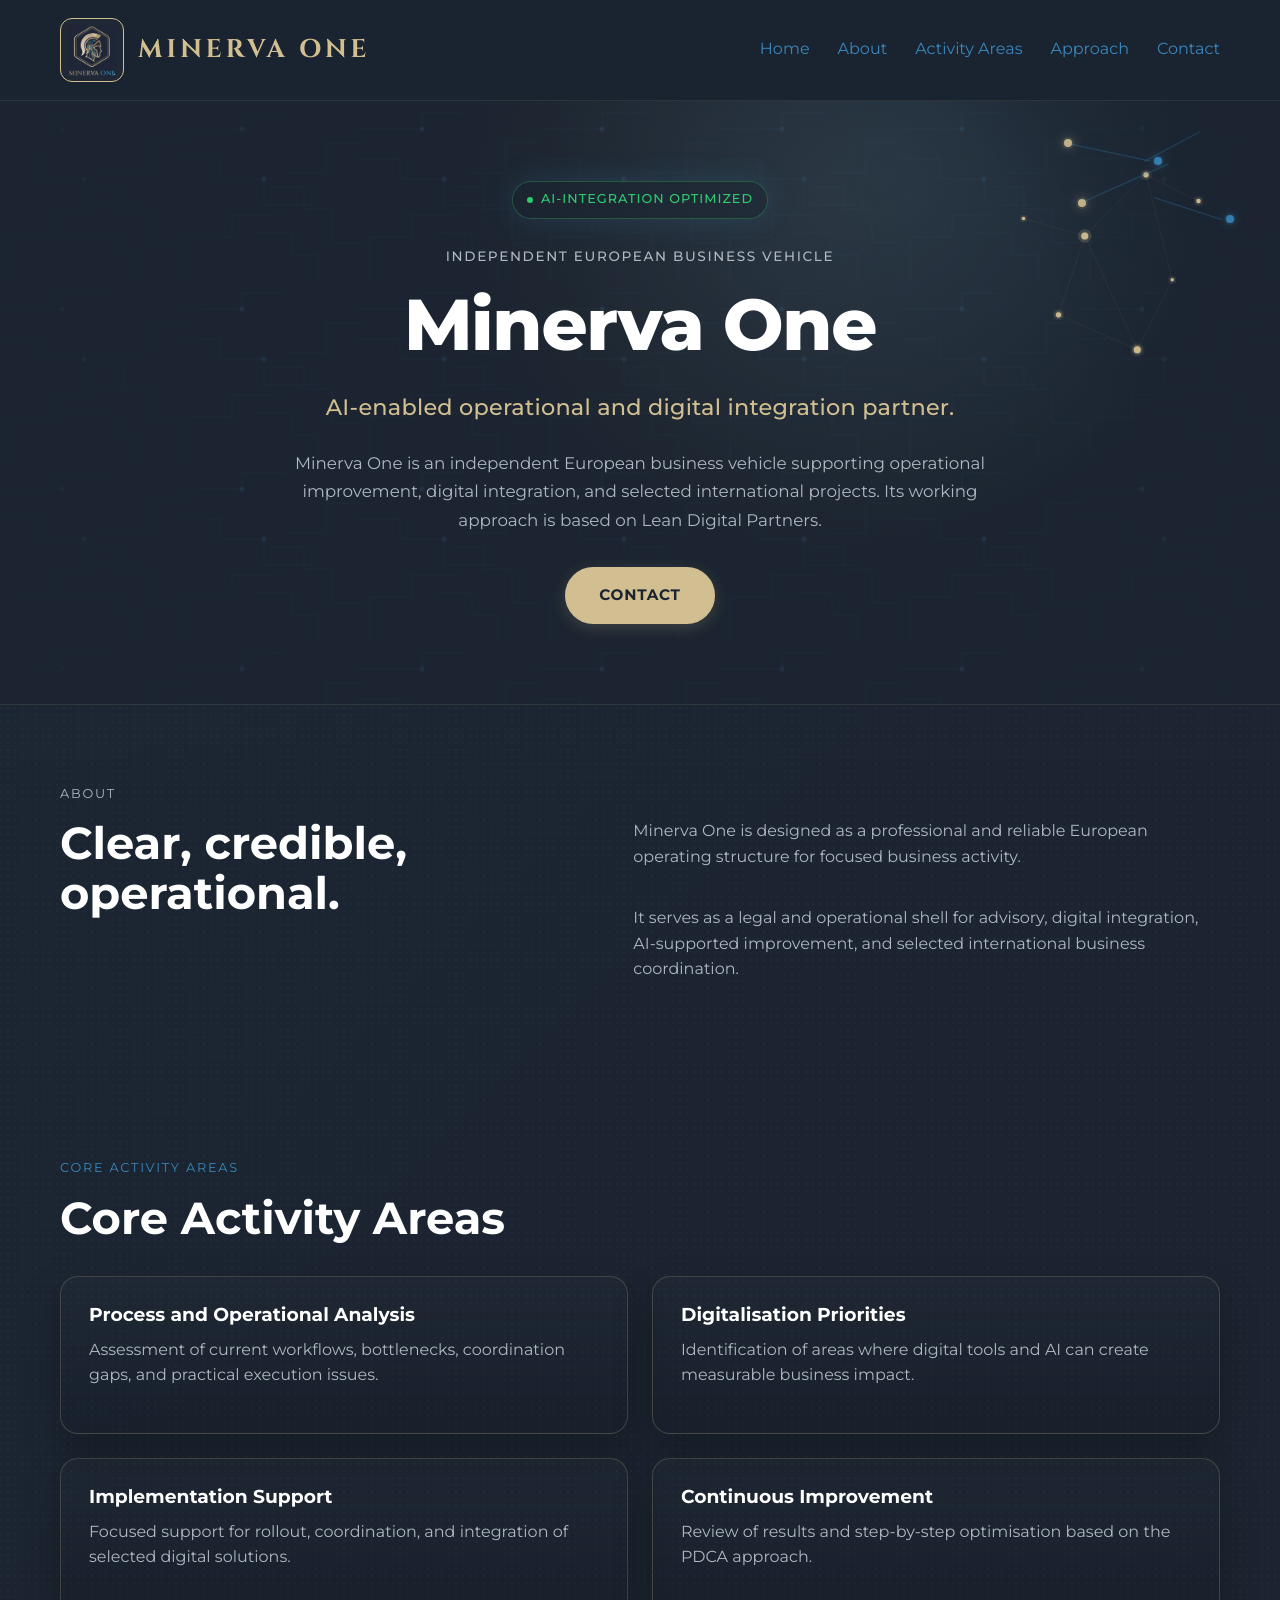
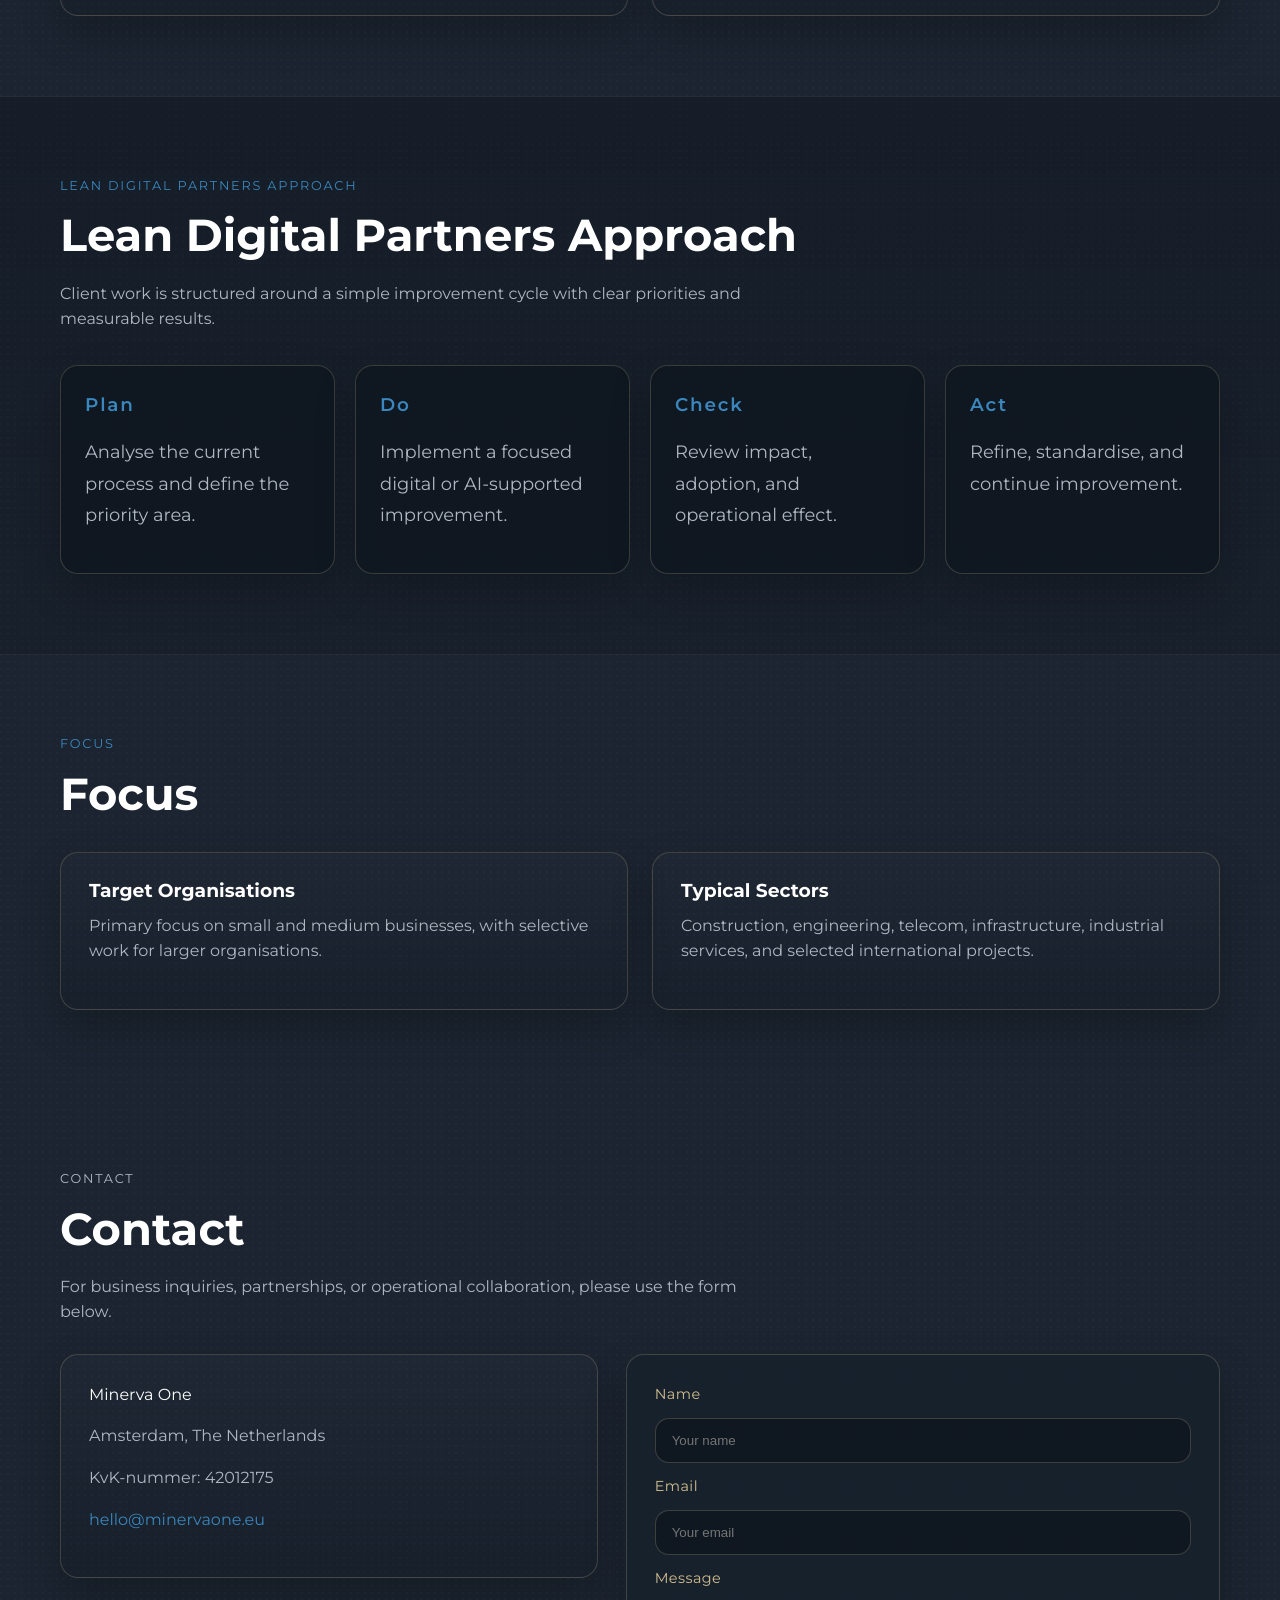
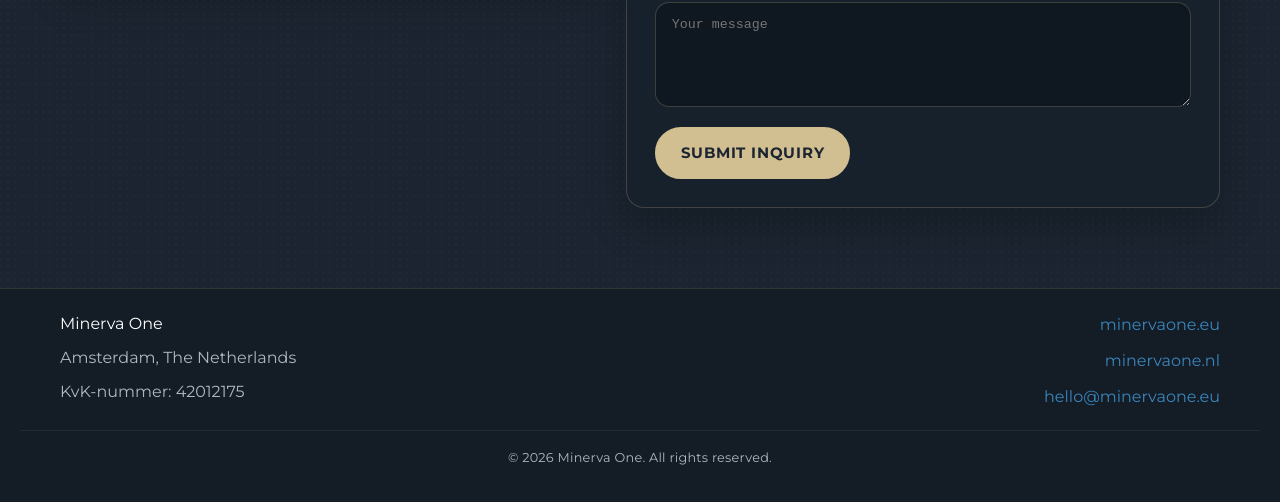
<file: index.html>
<!DOCTYPE html>
<html lang="en">
<head>
	<meta charset="UTF-8">
	<meta name="viewport" content="width=device-width, initial-scale=1.0">
	<meta
		name="description"
		content="Minerva One is an independent European business vehicle supporting operational improvement, digital integration, and selected international projects through a Lean Digital Partners approach."
	>
	<title>Minerva One | Operational and Digital Integration Partner</title>
	<link rel="canonical" href="https://minervaone.eu/">
	<meta property="og:title" content="Minerva One">
	<meta
		property="og:description"
		content="AI-enabled operational and digital integration partner."
	>
	<meta property="og:type" content="website">
	<meta property="og:url" content="https://minervaone.eu/">
	<script async src="https://www.googletagmanager.com/gtag/js?id=G-ZE0BWLCM6E"></script>
	<script>
		window.dataLayer = window.dataLayer || [];
		function gtag() {
			dataLayer.push(arguments);
		}
		gtag("js", new Date());
		gtag("config", "G-ZE0BWLCM6E");
	</script>
	<link rel="stylesheet" href="style.css">
</head>
<body>
	<header class="site-header" id="home">
		<div class="container header-inner">
			<a class="brand" href="#home" aria-label="Minerva One home">
				<span class="brand-mark">
					<img src="assets/MinervaOne_logo_2026.png" alt="Minerva One logo">
				</span>
				<span class="brand-text">MINERVA ONE</span>
			</a>

			<nav class="site-nav" aria-label="Primary navigation">
				<a href="#home">Home</a>
				<a href="#about">About</a>
				<a href="#activity-areas">Activity Areas</a>
				<a href="#approach">Approach</a>
				<a href="#contact">Contact</a>
			</nav>
		</div>
	</header>

	<main>
		<section class="hero section">
			<svg class="plexus-bg" viewBox="0 0 400 300" preserveAspectRatio="xMidYMid slice" xmlns="http://www.w3.org/2000/svg" aria-hidden="true">
				<g class="lines" stroke="#D2BF91" stroke-width="0.5" opacity="0.15">
					<line x1="320" y1="50" x2="250" y2="120" />
					<line x1="320" y1="50" x2="380" y2="80" />
					<line x1="250" y1="120" x2="180" y2="100" />
					<line x1="250" y1="120" x2="220" y2="210" />
					<line x1="220" y1="210" x2="310" y2="250" />
					<line x1="310" y1="250" x2="350" y2="170" />
					<line x1="350" y1="170" x2="320" y2="50" />
					<line x1="250" y1="120" x2="310" y2="250" />
				</g>

				<g class="nodes">
					<circle class="node pulse-1" cx="250" cy="120" r="4" fill="#D2BF91" filter="url(#glow)"/>
					<circle cx="250" cy="120" r="7" fill="none" stroke="#D2BF91" stroke-width="0.5" opacity="0.4"/>

					<circle class="node pulse-2" cx="320" cy="50" r="3" fill="#D2BF91" filter="url(#glow)"/>
					<circle class="node pulse-3" cx="180" cy="100" r="2" fill="#D2BF91" filter="url(#glow)"/>
					<circle class="node pulse-1" cx="380" cy="80" r="2.5" fill="#D2BF91" filter="url(#glow)"/>
					<circle class="node pulse-2" cx="220" cy="210" r="3" fill="#D2BF91" filter="url(#glow)"/>
					<circle class="node pulse-3" cx="310" cy="250" r="4" fill="#D2BF91" filter="url(#glow)"/>
					<circle class="node pulse-1" cx="350" cy="170" r="2" fill="#D2BF91" filter="url(#glow)"/>
				</g>

				<defs>
					<filter id="glow" x="-50%" y="-50%" width="200%" height="200%">
						<feGaussianBlur stdDeviation="2.5" result="coloredBlur"/>
						<feMerge>
							<feMergeNode in="coloredBlur"/>
							<feMergeNode in="SourceGraphic"/>
						</feMerge>
					</filter>
				</defs>
			</svg>

			<div class="hero-data-nodes" aria-hidden="true">
				<span class="data-line line-1"></span>
				<span class="data-line line-2"></span>
				<span class="data-line line-3"></span>
				<span class="data-line line-4"></span>
				<span class="data-node node-gold node-1"></span>
				<span class="data-node node-blue node-2"></span>
				<span class="data-node node-gold node-3"></span>
				<span class="data-node node-blue node-4"></span>
			</div>
			<div class="container hero-inner">
				<div class="status-badge">
					<span class="pulse-dot"></span>
					<span>AI-Integration Optimized</span>
				</div>
				<p class="hero-kicker">Independent European Business Vehicle</p>
				<h1>Minerva One</h1>
				<p class="hero-subheadline">AI-enabled operational and digital integration partner.</p>
				<p class="hero-description">
					Minerva One is an independent European business vehicle supporting operational improvement,
					digital integration, and selected international projects. Its working approach is based on
					Lean Digital Partners.
				</p>
				<a class="cta" href="#contact">Contact</a>
			</div>
		</section>

		<section class="section about-section" id="about">
			<div class="container section-inner">
				<p class="section-label">About</p>
				<div class="split-layout">
					<div>
						<h2>Clear, credible, operational.</h2>
					</div>
					<div class="stack-text">
						<p>
							Minerva One is designed as a professional and reliable European operating structure for
							focused business activity.
						</p>
						<p>
							It serves as a legal and operational shell for advisory, digital integration,
							AI-supported improvement, and selected international business coordination.
						</p>
					</div>
				</div>
			</div>
		</section>

		<section class="section pillars-section" id="activity-areas">
			<div class="container section-inner">
				<p class="section-label">Core Activity Areas</p>
				<h2>Core Activity Areas</h2>
				<div class="activity-grid">
					<article class="card pillar-card">
						<h3>Process and Operational Analysis</h3>
						<p>
							Assessment of current workflows, bottlenecks, coordination gaps, and practical
							execution issues.
						</p>
					</article>
					<article class="card pillar-card">
						<h3>Digitalisation Priorities</h3>
						<p>
							Identification of areas where digital tools and AI can create measurable business impact.
						</p>
					</article>
					<article class="card pillar-card">
						<h3>Implementation Support</h3>
						<p>
							Focused support for rollout, coordination, and integration of selected digital solutions.
						</p>
					</article>
					<article class="card pillar-card">
						<h3>Continuous Improvement</h3>
						<p>
							Review of results and step-by-step optimisation based on the PDCA approach.
						</p>
					</article>
				</div>
			</div>
		</section>

		<section class="section approach-section" id="approach">
			<div class="container section-inner">
				<p class="section-label">Lean Digital Partners Approach</p>
				<h2>Lean Digital Partners Approach</h2>
				<p class="section-intro">
					Client work is structured around a simple improvement cycle with clear priorities and
					measurable results.
				</p>
				<div class="approach-grid">
					<article class="card approach-card">
						<span class="step-index">Plan</span>
						<p>Analyse the current process and define the priority area.</p>
					</article>
					<article class="card approach-card">
						<span class="step-index">Do</span>
						<p>Implement a focused digital or AI-supported improvement.</p>
					</article>
					<article class="card approach-card">
						<span class="step-index">Check</span>
						<p>Review impact, adoption, and operational effect.</p>
					</article>
					<article class="card approach-card">
						<span class="step-index">Act</span>
						<p>Refine, standardise, and continue improvement.</p>
					</article>
				</div>
			</div>
		</section>

		<section class="section focus-section">
			<div class="container section-inner">
				<p class="section-label">Focus</p>
				<h2>Focus</h2>
				<div class="focus-grid">
					<article class="card focus-card">
						<h3>Target Organisations</h3>
						<p>
							Primary focus on small and medium businesses, with selective work for larger
							organisations.
						</p>
					</article>
					<article class="card focus-card">
						<h3>Typical Sectors</h3>
						<p>
							Construction, engineering, telecom, infrastructure, industrial services, and selected
							international projects.
						</p>
					</article>
				</div>
			</div>
		</section>

		<section class="section contact-section" id="contact">
			<div class="container section-inner">
				<p class="section-label">Contact</p>
				<h2>Contact</h2>
				<p class="section-intro">
					For business inquiries, partnerships, or operational collaboration, please use the form
					below.
				</p>
				<div class="contact-layout">
					<div class="company-info card">
						<p class="company-name">Minerva One</p>
						<p>Amsterdam, The Netherlands</p>
						<p>KvK-nummer: 42012175</p>
						<p><a href="mailto:hello@minervaone.eu">hello@minervaone.eu</a></p>
					</div>

					<form id="contact-form" class="contact-form card" action="https://formspree.io/f/maqlwvqb" method="POST" onsubmit="return handleContactSubmit(event)">
						<label for="name">Name</label>
						<input id="name" name="name" type="text" placeholder="Your name" required>

						<label for="email">Email</label>
						<input id="email" name="email" type="email" placeholder="Your email" required>

						<label for="message">Message</label>
						<textarea id="message" name="message" rows="5" placeholder="Your message" required></textarea>

						<input type="text" name="_gotcha" style="display:none">
						<input type="hidden" name="_captcha" value="false">
						<input type="hidden" name="_redirect" value="https://minervaone.eu/thanks.html">
						<input type="hidden" name="_next" value="https://minervaone.eu/thanks.html">

						<button type="submit">Submit Inquiry</button>
					</form>
				</div>
			</div>
		</section>
	</main>

	<footer class="footer">
		<div class="container footer-inner">
			<div class="footer-block">
				<p class="footer-title">Minerva One</p>
				<p>Amsterdam, The Netherlands</p>
				<p>KvK-nummer: 42012175</p>
			</div>
			<div class="footer-block footer-links">
				<a href="https://minervaone.eu">minervaone.eu</a>
				<a href="https://minervaone.nl">minervaone.nl</a>
				<a href="mailto:hello@minervaone.eu">hello@minervaone.eu</a>
			</div>
		</div>
		<div class="container footer-bottom">
			<p>&copy; 2026 Minerva One. All rights reserved.</p>
		</div>
	</footer>
	<script>
		async function handleContactSubmit(event) {
			event.preventDefault();
			const contactForm = event.target;
			const submitButton = contactForm.querySelector("button[type='submit']");

			if (submitButton) {
				submitButton.disabled = true;
			}

			try {
				const response = await fetch(contactForm.action, {
					method: "POST",
					body: new FormData(contactForm),
					headers: {
						Accept: "application/json"
					}
				});

				if (response.ok) {
					if (typeof gtag === "function") {
						gtag("event", "form_submit", {
							event_category: "engagement",
							event_label: "contact_form"
						});
					}
					window.location.href = "https://minervaone.eu/thanks.html";
					return false;
				}

				alert("Submission failed. Please try again in a moment.");
			} catch (error) {
				alert("Network error. Please try again in a moment.");
			} finally {
				if (submitButton) {
					submitButton.disabled = false;
				}
			}

			return false;
		}

		const contactForm = document.getElementById("contact-form");
		if (contactForm) {
			contactForm.addEventListener("submit", handleContactSubmit);
		}
	</script>
</body>
</html>
</file>
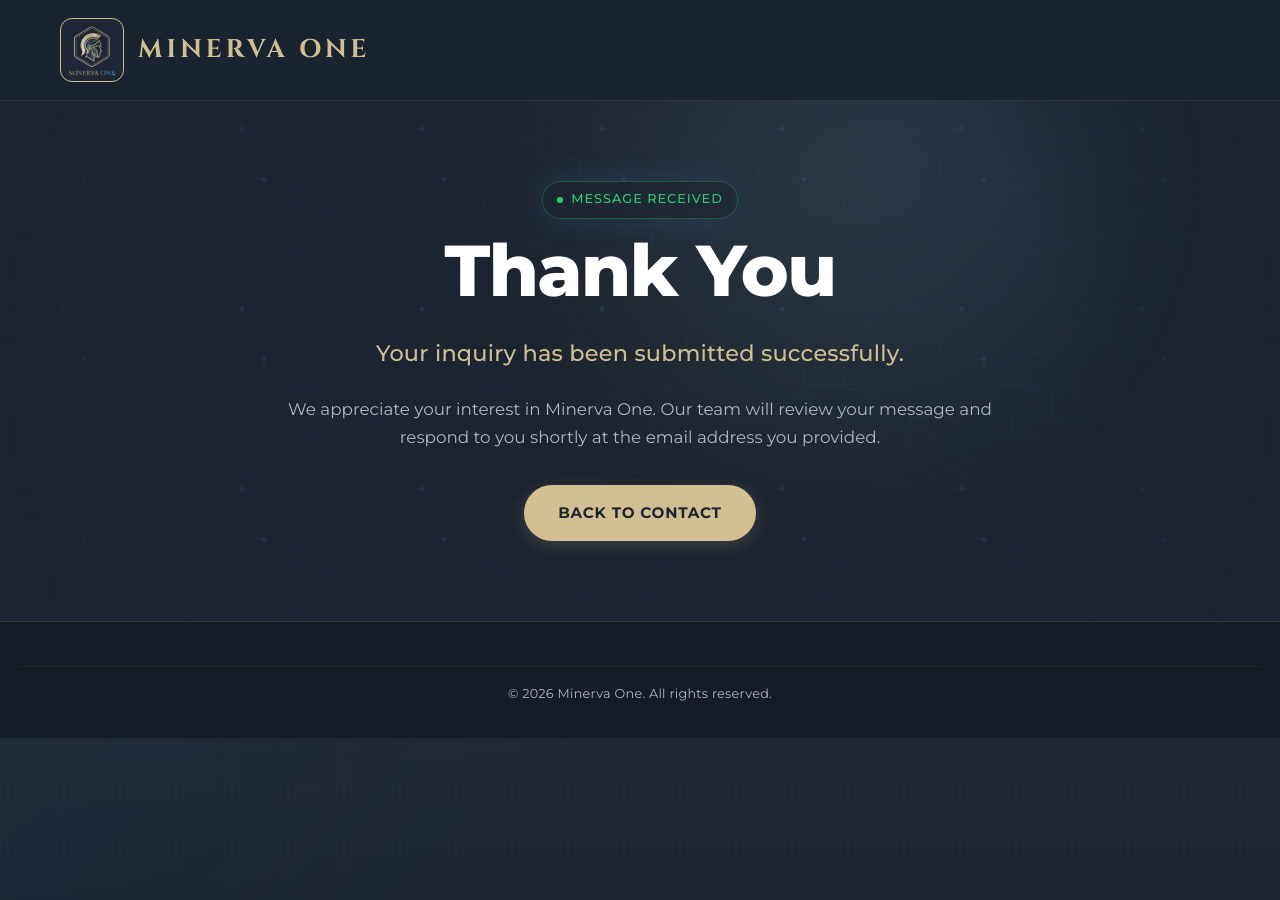
<file: thanks.html>
<!DOCTYPE html>
<html lang="en">
<head>
	<meta charset="UTF-8">
	<meta name="viewport" content="width=device-width, initial-scale=1.0">
	<title>Thank You | Minerva One</title>
	<meta name="description" content="Thank you for your inquiry. Minerva One will get back to you shortly.">
	<link rel="canonical" href="https://minervaone.eu/thanks.html">
	<script async src="https://www.googletagmanager.com/gtag/js?id=G-ZE0BWLCM6E"></script>
	<script>
		window.dataLayer = window.dataLayer || [];
		function gtag() {
			dataLayer.push(arguments);
		}
		gtag("js", new Date());
		gtag("config", "G-ZE0BWLCM6E");
	</script>
	<link rel="stylesheet" href="style.css">
</head>
<body>
	<header class="site-header" id="home">
		<div class="container header-inner">
			<a class="brand" href="index.html#home" aria-label="Minerva One home">
				<span class="brand-mark">
					<img src="assets/MinervaOne_logo_2026.png" alt="Minerva One logo">
				</span>
				<span class="brand-text">MINERVA ONE</span>
			</a>
		</div>
	</header>

	<main>
		<section class="hero section">
			<div class="container hero-inner">
				<div class="status-badge">
					<span class="pulse-dot"></span>
					<span>Message Received</span>
				</div>
				<h1>Thank You</h1>
				<p class="hero-subheadline">Your inquiry has been submitted successfully.</p>
				<p class="hero-description">
					We appreciate your interest in Minerva One. Our team will review your message and respond to
					you shortly at the email address you provided.
				</p>
				<a class="cta" href="index.html#contact">Back to Contact</a>
			</div>
		</section>
	</main>

	<footer class="footer">
		<div class="container footer-bottom">
			<p>&copy; 2026 Minerva One. All rights reserved.</p>
		</div>
	</footer>
</body>
</html>
</file>
<file: style.css>
@import url("https://fonts.googleapis.com/css2?family=Cinzel:wght@600;700&family=Montserrat:wght@400;500;800&display=swap");

:root {
	--bg: #1b2430;
	--bg-deeper: #141c26;
	--surface: rgba(24, 33, 45, 0.86);
	--surface-strong: rgba(16, 23, 33, 0.96);
	--gold: #d2bf91;
	--gold-soft: rgba(210, 191, 145, 0.12);
	--gold-glow: rgba(210, 191, 145, 0.4);
	--blue: #3a87bd;
	--accent-green: #2ecc71;
	--text: #ffffff;
	--text-dark: #1b2430;
	--text-muted: #aeb7c2;
	--border: rgba(210, 191, 145, 0.22);
	--shadow: 0 18px 40px rgba(0, 0, 0, 0.22);
	--max: 1240px;
	--font-ui: "Montserrat", -apple-system, BlinkMacSystemFont, "Segoe UI", sans-serif;
	--font-brand: "Cinzel", "Times New Roman", serif;
}

* {
	box-sizing: border-box;
}

html,
body {
	margin: 0;
	padding: 0;
	scroll-behavior: smooth;
}

body {
	font-family: var(--font-ui);
	color: var(--text);
	background-color: var(--bg);
	background-image:
		radial-gradient(circle at 1px 1px, rgba(255, 255, 255, 0.025) 1px, transparent 0),
		linear-gradient(180deg, rgba(255, 255, 255, 0.015), transparent 24%),
		linear-gradient(135deg, rgba(58, 135, 189, 0.035), transparent 34%);
	background-size: 7px 7px, 100% 100%, 100% 100%;
	line-height: 1.6;
	-webkit-font-smoothing: antialiased;
	text-rendering: geometricPrecision;
}

a {
	color: inherit;
	text-decoration: none;
}

img {
	display: block;
	max-width: 100%;
}

.container {
	max-width: var(--max);
	margin: 0 auto;
	width: 100%;
}

.section {
	padding: 80px 0;
}

.section-inner,
.header-inner,
.hero-inner,
.footer-inner,
.footer-bottom {
	padding-left: 40px;
	padding-right: 40px;
}

.site-header {
	position: sticky;
	top: 0;
	z-index: 10;
	backdrop-filter: blur(12px);
	background: rgba(27, 36, 48, 0.92);
	border-bottom: 1px solid rgba(210, 191, 145, 0.1);
	transition: border-color 0.3s ease;
}

.site-header:hover {
	border-bottom-color: rgba(210, 191, 145, 0.2);
}

.header-inner {
	display: flex;
	align-items: center;
	justify-content: space-between;
	gap: 24px;
	padding-top: 18px;
	padding-bottom: 18px;
}

.brand {
	display: inline-flex;
	align-items: center;
	gap: 14px;
}

.brand-mark {
	width: 64px;
	height: 64px;
	border: 1px solid var(--gold);
	border-radius: 12px;
	background: rgba(255, 255, 255, 0.02);
	padding: 6px;
	display: grid;
	place-items: center;
}

.brand-mark img {
	width: 100%;
	height: 100%;
	object-fit: contain;
}

.brand-text {
	font-family: var(--font-brand);
	font-size: clamp(1.2rem, 2.5vw, 1.6rem);
	font-weight: 700;
	text-transform: uppercase;
	letter-spacing: 0.15em;
	color: var(--gold);
	transition: color 0.3s ease;
}

.brand-text:hover {
	color: var(--text);
}

.site-nav {
	display: flex;
	align-items: center;
	gap: 20px 28px;
	flex-wrap: wrap;
}

.site-nav a,
.footer a,
.company-info a {
	color: var(--blue);
	transition: color 0.2s ease, opacity 0.2s ease;
}

.site-nav a:hover,
.site-nav a:focus-visible,
.footer a:hover,
.company-info a:hover {
	color: var(--text);
}

.hero {
	position: relative;
	overflow: hidden;
	padding: clamp(80px 0 60px, 12vw, 120px 0 80px);
	background-color: var(--bg);
}

.hero::before {
	content: "";
	position: absolute;
	inset: 0;
	background-image:
		radial-gradient(circle at 65% 15%, rgba(210, 191, 145, 0.08), transparent 40%),
		radial-gradient(circle at 70% 12%, rgba(58, 135, 189, 0.12), transparent 34%),
		url("data:image/svg+xml,%3Csvg xmlns='http://www.w3.org/2000/svg' width='180' height='180' viewBox='0 0 180 180'%3E%3Cg fill='none' stroke='%233A87BD' stroke-width='0.6' stroke-opacity='0.1'%3E%3Cpath d='M0 28H62V12H106'/%3E%3Cpath d='M0 58H40V78H84V104H136'/%3E%3Cpath d='M10 180V136H52V114H96'/%3E%3Cpath d='M180 42H146V72H108'/%3E%3Cpath d='M180 142H152V108H124V86H92'/%3E%3Cpath d='M138 180V154H112V132H76'/%3E%3C/g%3E%3Ccircle cx='62' cy='28' r='2.5' fill='%233A87BD' fill-opacity='0.15'/%3E%3Ccircle cx='84' cy='78' r='2.5' fill='%233A87BD' fill-opacity='0.15'/%3E%3C/svg%3E");
	background-repeat: no-repeat, no-repeat, repeat;
	background-size: 100% 100%, 100% 100%, 180px 180px;
	opacity: 0.9;
	mask-image: radial-gradient(circle at center, black 60%, transparent 100%);
	pointer-events: none;
}

.hero-inner {
	position: relative;
	z-index: 2;
	text-align: center;
}

.plexus-bg {
	position: absolute;
	top: 5%;
	right: 5%;
	width: 350px;
	height: auto;
	z-index: 1;
	pointer-events: none;
	opacity: 0.95;
}

.node {
	transform-origin: center;
}

.pulse-1 {
	animation: plexusPulse 3s infinite ease-in-out;
}

.pulse-2 {
	animation: plexusPulse 4s infinite ease-in-out 1s;
}

.pulse-3 {
	animation: plexusPulse 5s infinite ease-in-out 0.5s;
}

.hero-data-nodes {
	position: absolute;
	top: 18px;
	right: 18px;
	width: 220px;
	height: 132px;
	z-index: 1;
	pointer-events: none;
	opacity: 0.9;
}

.data-line {
	position: absolute;
	height: 0.5px;
	transform-origin: left center;
	background: rgba(58, 135, 189, 0.34);
	box-shadow: 0 0 6px rgba(58, 135, 189, 0.14);
}

.line-1 {
	left: 26px;
	top: 24px;
	width: 84px;
	transform: rotate(12deg);
}

.line-2 {
	left: 102px;
	top: 42px;
	width: 64px;
	transform: rotate(-28deg);
}

.line-3 {
	left: 42px;
	top: 82px;
	width: 92px;
	transform: rotate(-24deg);
}

.line-4 {
	left: 112px;
	top: 78px;
	width: 72px;
	transform: rotate(18deg);
}

.data-node {
	position: absolute;
	width: 8px;
	height: 8px;
	border-radius: 50%;
	animation: node-pulse 3s ease-in-out infinite;
}

.node-gold {
	background: #d2bf91;
	box-shadow: 0 0 0 2px rgba(210, 191, 145, 0.12), 0 0 12px rgba(210, 191, 145, 0.6);
}

.node-blue {
	background: #3a87bd;
	box-shadow: 0 0 0 2px rgba(58, 135, 189, 0.14), 0 0 12px rgba(58, 135, 189, 0.55);
}

.node-1 {
	left: 22px;
	top: 20px;
	animation-delay: 0s;
}

.node-2 {
	left: 112px;
	top: 38px;
	animation-delay: 0.6s;
}

.node-3 {
	left: 36px;
	top: 80px;
	animation-delay: 1.2s;
}

.node-4 {
	left: 184px;
	top: 96px;
	animation-delay: 1.8s;
}

@keyframes node-pulse {
	0%,
	100% {
		transform: scale(1);
		opacity: 0.82;
	}
	50% {
		transform: scale(1.18);
		opacity: 1;
	}
}

@keyframes pulse-dot {
	0%,
	100% {
		box-shadow: 0 0 0 0 var(--accent-green);
	}
	50% {
		box-shadow: 0 0 0 8px rgba(46, 204, 113, 0);
	}
}

@keyframes plexusPulse {
	0%,
	100% {
		opacity: 0.5;
		transform: scale(1);
	}
	50% {
		opacity: 1;
		transform: scale(1.2);
	}
}

.status-badge {
	position: relative;
	z-index: 2;
	display: inline-flex;
	align-items: center;
	gap: 8px;
	margin: 0 0 12px;
	padding: 8px 14px;
	background: rgba(27, 36, 48, 0.4);
	border: 1px solid rgba(46, 204, 113, 0.3);
	border-radius: 999px;
	font-size: 0.8rem;
	font-weight: 500;
	letter-spacing: 0.08em;
	text-transform: uppercase;
	color: var(--accent-green);
	backdrop-filter: blur(6px);
	box-shadow: 0 0 30px rgba(58, 135, 189, 0.2);
}

.pulse-dot {
	display: inline-block;
	width: 6px;
	height: 6px;
	border-radius: 50%;
	background: var(--accent-green);
	animation: pulse-dot 2s ease-in-out infinite;
}

.hero-kicker {
	font-family: var(--font-ui);
	margin: 16px 0;
	padding: 0;
	color: var(--text-muted);
	text-transform: uppercase;
	letter-spacing: 0.12em;
	font-size: 0.85rem;
	font-weight: 500;
}

h1,
h2,
h3,
p {
	margin-top: 0;
}

h1,
h2,
h3 {
	line-height: 1.12;
}

h1 {
	font-family: var(--font-ui);
	margin-bottom: 24px;
	font-size: clamp(2.5rem, 6vw, 4.5rem);
	font-weight: 800;
	letter-spacing: -0.02em;
	color: var(--text);
}

h2 {
	font-size: clamp(1.9rem, 3.5vw, 3rem);
	margin-bottom: 0;
}

.hero-subheadline {
	font-family: var(--font-ui);
	margin: 0 auto 24px;
	color: var(--gold);
	font-size: clamp(1.1rem, 2.2vw, 1.4rem);
	letter-spacing: 0.01em;
	font-weight: 500;
}

.hero-description {
	font-family: var(--font-ui);
	max-width: 720px;
	margin: 0 auto 32px;
	color: var(--text-muted);
	font-size: clamp(0.95rem, 1.8vw, 1.05rem);
	line-height: 1.7;
}

.cta {
	display: inline-block;
	text-decoration: none;
	border: 2px solid var(--gold);
	border-radius: 999px;
	background: var(--gold);
	color: var(--text-dark);
	padding: 14px 32px;
	font-weight: 700;
	font-size: 0.95rem;
	letter-spacing: 0.05em;
	text-transform: uppercase;
	font-family: var(--font-ui);
	transition: all 0.3s cubic-bezier(0.33, 1, 0.68, 1);
	box-shadow: 0 4px 16px rgba(210, 191, 145, 0.2);
}

.cta:hover {
	transform: translateY(-3px);
	background: var(--text);
	border-color: var(--text);
	box-shadow: 0 12px 28px rgba(210, 191, 145, 0.35);
}

.cta:active {
	transform: translateY(-1px);
}

.cta:focus-visible,
.site-nav a:focus-visible,
.footer a:focus-visible,
.contact-form input:focus-visible,
.contact-form textarea:focus-visible,
.contact-form button:focus-visible {
	outline: 2px solid var(--blue);
	outline-offset: 3px;
}

.about-section {
	border-top: 1px solid rgba(210, 191, 145, 0.1);
}

.split-layout {
	display: grid;
	grid-template-columns: minmax(0, 1fr) minmax(0, 1.1fr);
	gap: 40px;
}

.stack-text {
	display: grid;
	gap: 20px;
}

.section-label {
	margin-bottom: 14px;
	color: var(--blue);
	text-transform: uppercase;
	letter-spacing: 0.14em;
	font-size: 0.8rem;
}

.about-section p,
.section-intro,
.contact-section p,
.pillar-card p,
.approach-card p,
.focus-card p,
.footer p {
	color: var(--text-muted);
}

.activity-grid {
	display: grid;
	grid-template-columns: repeat(2, minmax(0, 1fr));
	gap: 24px;
	margin-top: 32px;
}

.card {
	border: 1px solid var(--border);
	border-radius: 18px;
	background: linear-gradient(180deg, rgba(255, 255, 255, 0.015), rgba(12, 18, 27, 0.22));
	box-shadow: var(--shadow);
	transition: border-color 0.2s ease, transform 0.2s ease, background-color 0.2s ease;
}

.pillar-card,
.focus-card,
.company-info,
.contact-form {
	padding: 28px;
}

.pillar-card h3,
.focus-card h3 {
	margin-bottom: 12px;
	color: var(--text);
}

.pillar-card:hover,
.focus-card:hover,
.approach-card:hover {
	transform: translateY(-2px);
	border-color: rgba(210, 191, 145, 0.34);
}

.approach-section {
	background: linear-gradient(180deg, rgba(10, 15, 23, 0.34), rgba(10, 15, 23, 0.18));
	border-top: 1px solid rgba(210, 191, 145, 0.08);
	border-bottom: 1px solid rgba(210, 191, 145, 0.08);
}

.section-intro {
	max-width: 720px;
	margin: 20px 0 0;
}

.approach-grid {
	display: grid;
	grid-template-columns: repeat(4, minmax(0, 1fr));
	gap: 20px;
	margin-top: 32px;
}

.approach-card {
	padding: 24px;
	background: var(--surface-strong);
}

.step-index {
	display: inline-block;
	margin-bottom: 18px;
	color: var(--blue);
	font-size: 1.15rem;
	font-weight: 600;
	letter-spacing: 0.1em;
}

.approach-card p {
	font-size: 1.12rem;
	line-height: 1.75;
}

.focus-grid {
	display: grid;
	grid-template-columns: repeat(2, minmax(0, 1fr));
	gap: 24px;
	margin-top: 32px;
}

.contact-layout {
	display: grid;
	grid-template-columns: minmax(0, 0.95fr) minmax(0, 1.05fr);
	gap: 28px;
	margin-top: 28px;
}

.company-info {
	align-self: start;
}

.company-name,
.footer-title {
	color: var(--text) !important;
}

.contact-form {
	display: grid;
	gap: 12px;
	background: var(--surface);
}

.contact-form label {
	color: var(--gold);
	font-size: 0.9rem;
	letter-spacing: 0.03em;
}

.contact-form input,
.contact-form textarea {
	width: 100%;
	border: 1px solid rgba(210, 191, 145, 0.24);
	border-radius: 14px;
	background: var(--surface-strong);
	color: var(--text);
	padding: 14px 16px;
	transition: border-color 0.2s ease, box-shadow 0.2s ease, background-color 0.2s ease;
}

.contact-form input:hover,
.contact-form textarea:hover {
	border-color: rgba(58, 135, 189, 0.55);
}

.contact-form input:focus,
.contact-form textarea:focus {
	border-color: var(--blue);
	box-shadow: 0 0 0 4px rgba(58, 135, 189, 0.14);
	background: rgba(12, 18, 27, 0.98);
}

.contact-form button {
	justify-self: start;
	margin-top: 8px;
	border: 2px solid var(--gold);
	border-radius: 999px;
	background: var(--gold);
	color: var(--text-dark);
	padding: 12px 24px;
	font: inherit;
	font-weight: 700;
	font-size: 0.95rem;
	letter-spacing: 0.05em;
	text-transform: uppercase;
	cursor: pointer;
	transition: transform 0.2s ease, background-color 0.2s ease, box-shadow 0.2s ease;
}

.contact-form button:hover {
	transform: translateY(-2px);
	background: var(--text);
	border-color: var(--text);
	box-shadow: 0 8px 20px rgba(210, 191, 145, 0.25);
}

.contact-form button:active {
	transform: translateY(-1px);
}

.contact-form button:disabled {
	opacity: 0.6;
	cursor: not-allowed;
	transform: none;
}

.footer {
	background: var(--bg-deeper);
	border-top: 1px solid rgba(210, 191, 145, 0.15);
	padding: 24px 0 32px;
}

.footer-inner {
	display: flex;
	align-items: flex-start;
	justify-content: space-between;
	gap: 20px;
	flex-wrap: wrap;
}

.footer-block {
	display: grid;
	gap: 10px;
}

.footer-block p {
	margin: 0;
	line-height: 1.5;
}

.footer-links {
	text-align: right;
	display: flex;
	flex-direction: column;
	gap: 10px;
}

.footer-bottom {
	border-top: 1px solid rgba(210, 191, 145, 0.08);
	margin-top: 20px;
	padding-top: 18px;
	text-align: center;
}

.footer-bottom p {
	margin: 0;
	font-size: 0.8rem;
	color: var(--text-muted);
	letter-spacing: 0.02em;
}

@media (max-width: 960px) {
	.split-layout,
	.contact-layout,
	.activity-grid,
	.approach-grid,
	.focus-grid {
		grid-template-columns: 1fr;
	}

	.footer-links {
		text-align: left;
	}

	.section-inner,
	.header-inner,
	.hero-inner,
	.footer-inner,
	.footer-bottom {
		padding-left: 32px;
		padding-right: 32px;
	}
}

@media (max-width: 720px) {
	.header-inner {
		flex-direction: column;
		align-items: flex-start;
		gap: 12px;
	}

	.site-nav {
		width: 100%;
		justify-content: center;
		gap: 16px 24px;
	}

	.hero-data-nodes {
		top: 8px;
		right: 4px;
		transform: scale(0.72);
		transform-origin: top right;
		opacity: 0.6;
	}

	.plexus-bg {
		width: 260px;
		top: 8%;
		right: 3%;
	}

	.hero {
		padding: 60px 0 60px;
	}

	.section {
		padding: 52px 0;
	}

	.status-badge {
		font-size: 0.75rem;
		padding: 6px 12px;
	}

	.cta {
		padding: 12px 28px;
		font-size: 0.9rem;
	}

	.hero-subheadline,
	.hero-description {
		margin-bottom: 20px;
	}
}

@media (max-width: 540px) {
	.section-inner,
	.header-inner,
	.hero-inner,
	.footer-inner,
	.footer-bottom {
		padding-left: 16px;
		padding-right: 16px;
	}

	.brand {
		width: 100%;
		justify-content: space-between;
		align-items: center;
	}

	.brand-mark {
		width: 48px;
		height: 48px;
		flex-shrink: 0;
	}

	.brand-text {
		font-size: clamp(1rem, 2vw, 1.2rem);
		letter-spacing: 0.12em;
	}

	.site-nav {
		flex-direction: column;
		gap: 8px;
		width: 100%;
	}

	.site-nav a {
		font-size: 0.9rem;
	}

	.hero-data-nodes {
		display: none;
	}

	.plexus-bg {
		display: none;
	}

	.status-badge {
		font-size: 0.7rem;
		padding: 5px 10px;
		gap: 6px;
	}

	.pulse-dot {
		width: 5px;
		height: 5px;
	}

	.hero {
		padding: 48px 0 48px;
	}

	.section {
		padding: 40px 0;
	}

	h1 {
		font-size: clamp(1.8rem, 5vw, 2.5rem);
		margin-bottom: 16px;
	}

	h2 {
		font-size: clamp(1.4rem, 4vw, 1.9rem);
	}

	.cta {
		width: 100%;
		text-align: center;
		padding: 14px 20px;
		font-size: 0.85rem;
	}

	.pillar-card,
	.focus-card,
	.approach-card,
	.company-info,
	.contact-form {
		padding: 20px;
	}

	.footer-inner {
		flex-direction: column;
		gap: 16px;
	}

	.footer-links {
		width: 100%;
	}
}
</file>
